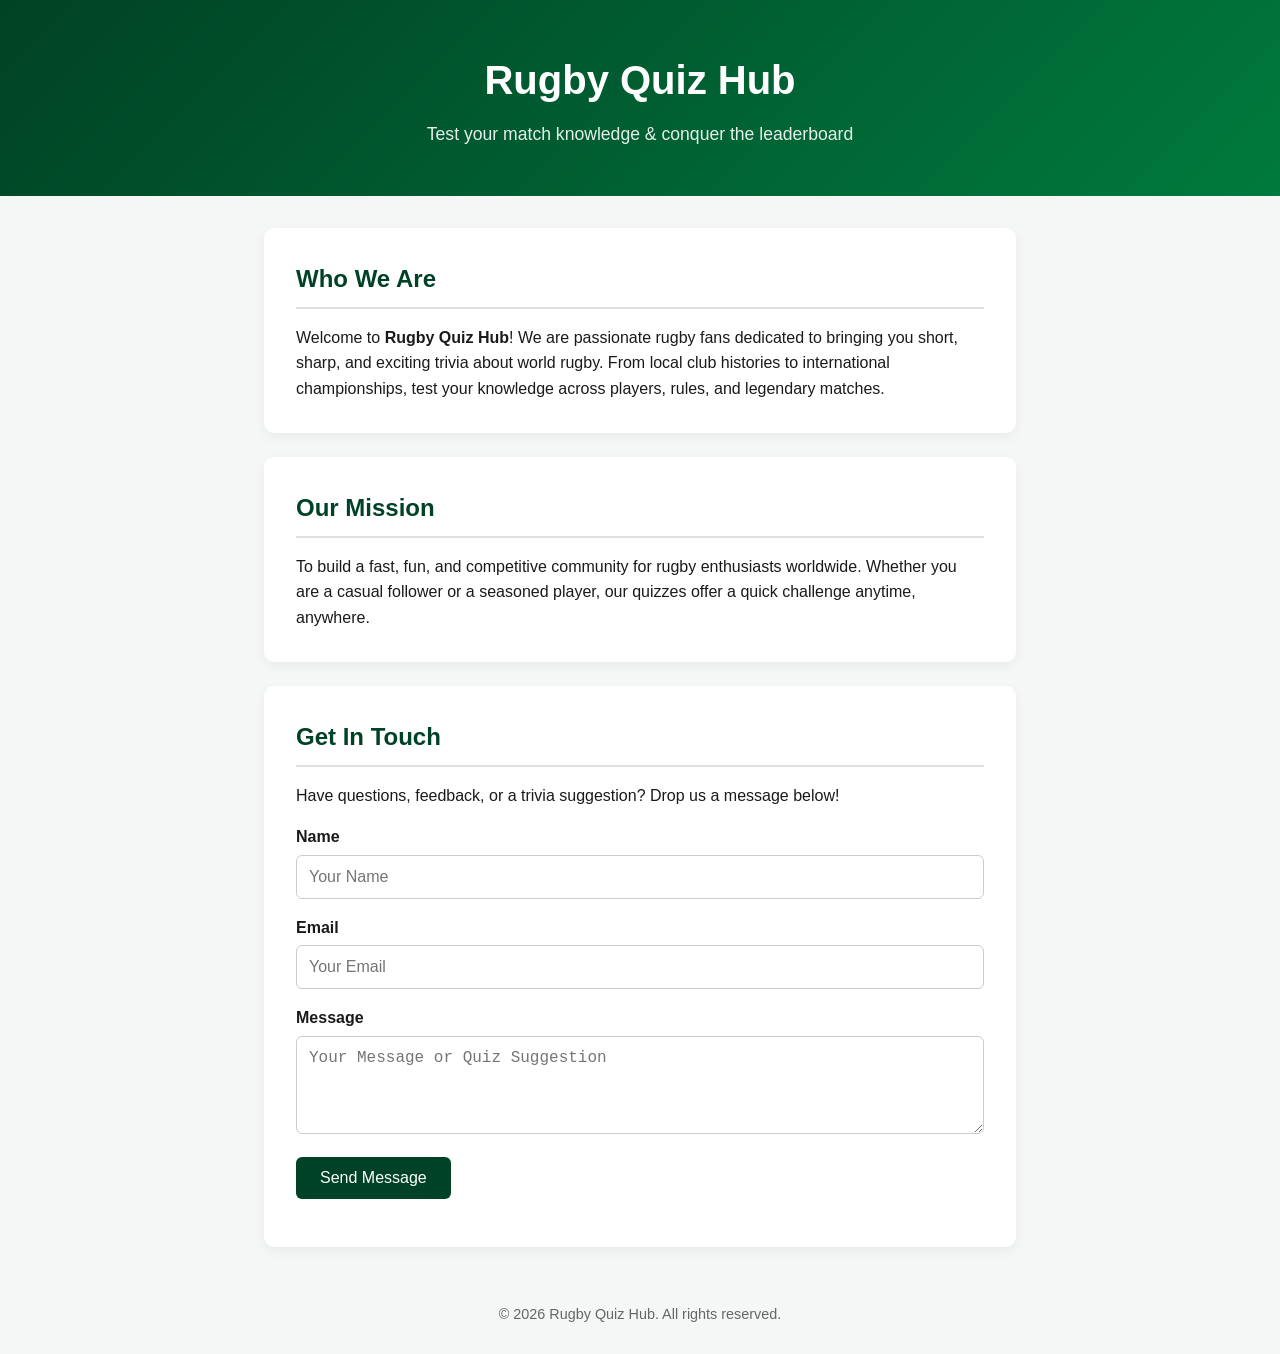
<file: about .html>
<!DOCTYPE html>
<html lang="en">
<head>
  <meta charset="UTF-8" />
  <meta name="viewport" content="width=device-width, initial-scale=1.0"/>
  <title>About Us | Rugby Quiz Hub</title>
  <style>
    /* Reset & Core Styles */
    * {
      box-sizing: border-box;
      margin: 0;
      padding: 0;
    }
    body {
      font-family: 'Segoe UI', Tahoma, Geneva, Verdana, sans-serif;
      line-height: 1.6;
      color: #1a1a1a;
      background-color: #f4f7f6;
    }

    /* Header Banner */
    header {
      background: linear-gradient(135deg, #004225, #007a3d);
      color: #ffffff;
      text-align: center;
      padding: 3rem 1rem;
    }
    header h1 {
      font-size: 2.5rem;
      margin-bottom: 0.5rem;
    }
    header p {
      font-size: 1.1rem;
      opacity: 0.9;
    }

    /* Container */
    .container {
      max-width: 800px;
      margin: 2rem auto;
      padding: 0 1.5rem;
    }

    /* Card Styling */
    .card {
      background: #ffffff;
      padding: 2rem;
      margin-bottom: 1.5rem;
      border-radius: 10px;
      box-shadow: 0 4px 12px rgba(0, 0, 0, 0.05);
    }
    .card h2 {
      color: #004225;
      margin-bottom: 1rem;
      border-bottom: 2px solid #e0e0e0;
      padding-bottom: 0.5rem;
    }

    /* Contact Form */
    .form-group {
      margin-bottom: 1rem;
    }
    .form-group label {
      display: block;
      margin-bottom: 0.3rem;
      font-weight: 600;
    }
    .form-group input, 
    .form-group textarea {
      width: 100%;
      padding: 0.75rem;
      border: 1px solid #ccc;
      border-radius: 6px;
      font-size: 1rem;
    }
    button {
      background-color: #004225;
      color: #ffffff;
      border: none;
      padding: 0.75rem 1.5rem;
      font-size: 1rem;
      border-radius: 6px;
      cursor: pointer;
      transition: background-color 0.2s ease;
    }
    button:hover {
      background-color: #007a3d;
    }

    /* Status Message */
    #statusMsg {
      margin-top: 1rem;
      font-weight: 600;
    }

    /* Footer */
    footer {
      text-align: center;
      padding: 1.5rem;
      font-size: 0.9rem;
      color: #666;
    }
  </style>
</head>
<body>

  <!-- Header -->
  <header>
    <h1>Rugby Quiz Hub</h1>
    <p>Test your match knowledge & conquer the leaderboard</p>
  </header>

  <!-- Main Content -->
  <main class="container">
    
    <!-- About Section -->
    <section class="card">
      <h2>Who We Are</h2>
      <p>Welcome to <strong>Rugby Quiz Hub</strong>! We are passionate rugby fans dedicated to bringing you short, sharp, and exciting trivia about world rugby. From local club histories to international championships, test your knowledge across players, rules, and legendary matches.</p>
    </section>

    <!-- Mission Section -->
    <section class="card">
      <h2>Our Mission</h2>
      <p>To build a fast, fun, and competitive community for rugby enthusiasts worldwide. Whether you are a casual follower or a seasoned player, our quizzes offer a quick challenge anytime, anywhere.</p>
    </section>

    <!-- Contacts & Feedback Section -->
    <section class="card">
      <h2>Get In Touch</h2>
      <p style="margin-bottom: 1rem;">Have questions, feedback, or a trivia suggestion? Drop us a message below!</p>
      
      <form id="contactForm">
        <div class="form-group">
          <label for="name">Name</label>
          <input type="text" id="name" placeholder="Your Name" required />
        </div>
        <div class="form-group">
          <label for="email">Email</label>
          <input type="email" id="email" placeholder="Your Email" required />
        </div>
        <div class="form-group">
          <label for="message">Message</label>
          <textarea id="message" rows="4" placeholder="Your Message or Quiz Suggestion" required></textarea>
        </div>
        <button type="submit">Send Message</button>
      </form>
      
      <div id="statusMsg"></div>
    </section>

  </main>

  <!-- Footer -->
  <footer>
    <p>&copy; 2026 Rugby Quiz Hub. All rights reserved.</p>
  </footer>

  <!-- JavaScript -->
  <script>
    document.getElementById('contactForm').addEventListener('submit', function(event) {
      event.preventDefault();

      const name = document.getElementById('name').value;
      const statusMsg = document.getElementById('statusMsg');

      // Simple response logic
      statusMsg.style.color = '#007a3d';
      statusMsg.textContent = `Thank you, ${name}! Your message has been sent successfully.`;

      // Clear the form fields
      document.getElementById('contactForm').reset();
    });
  </script>

</body>
</html>
</file>
